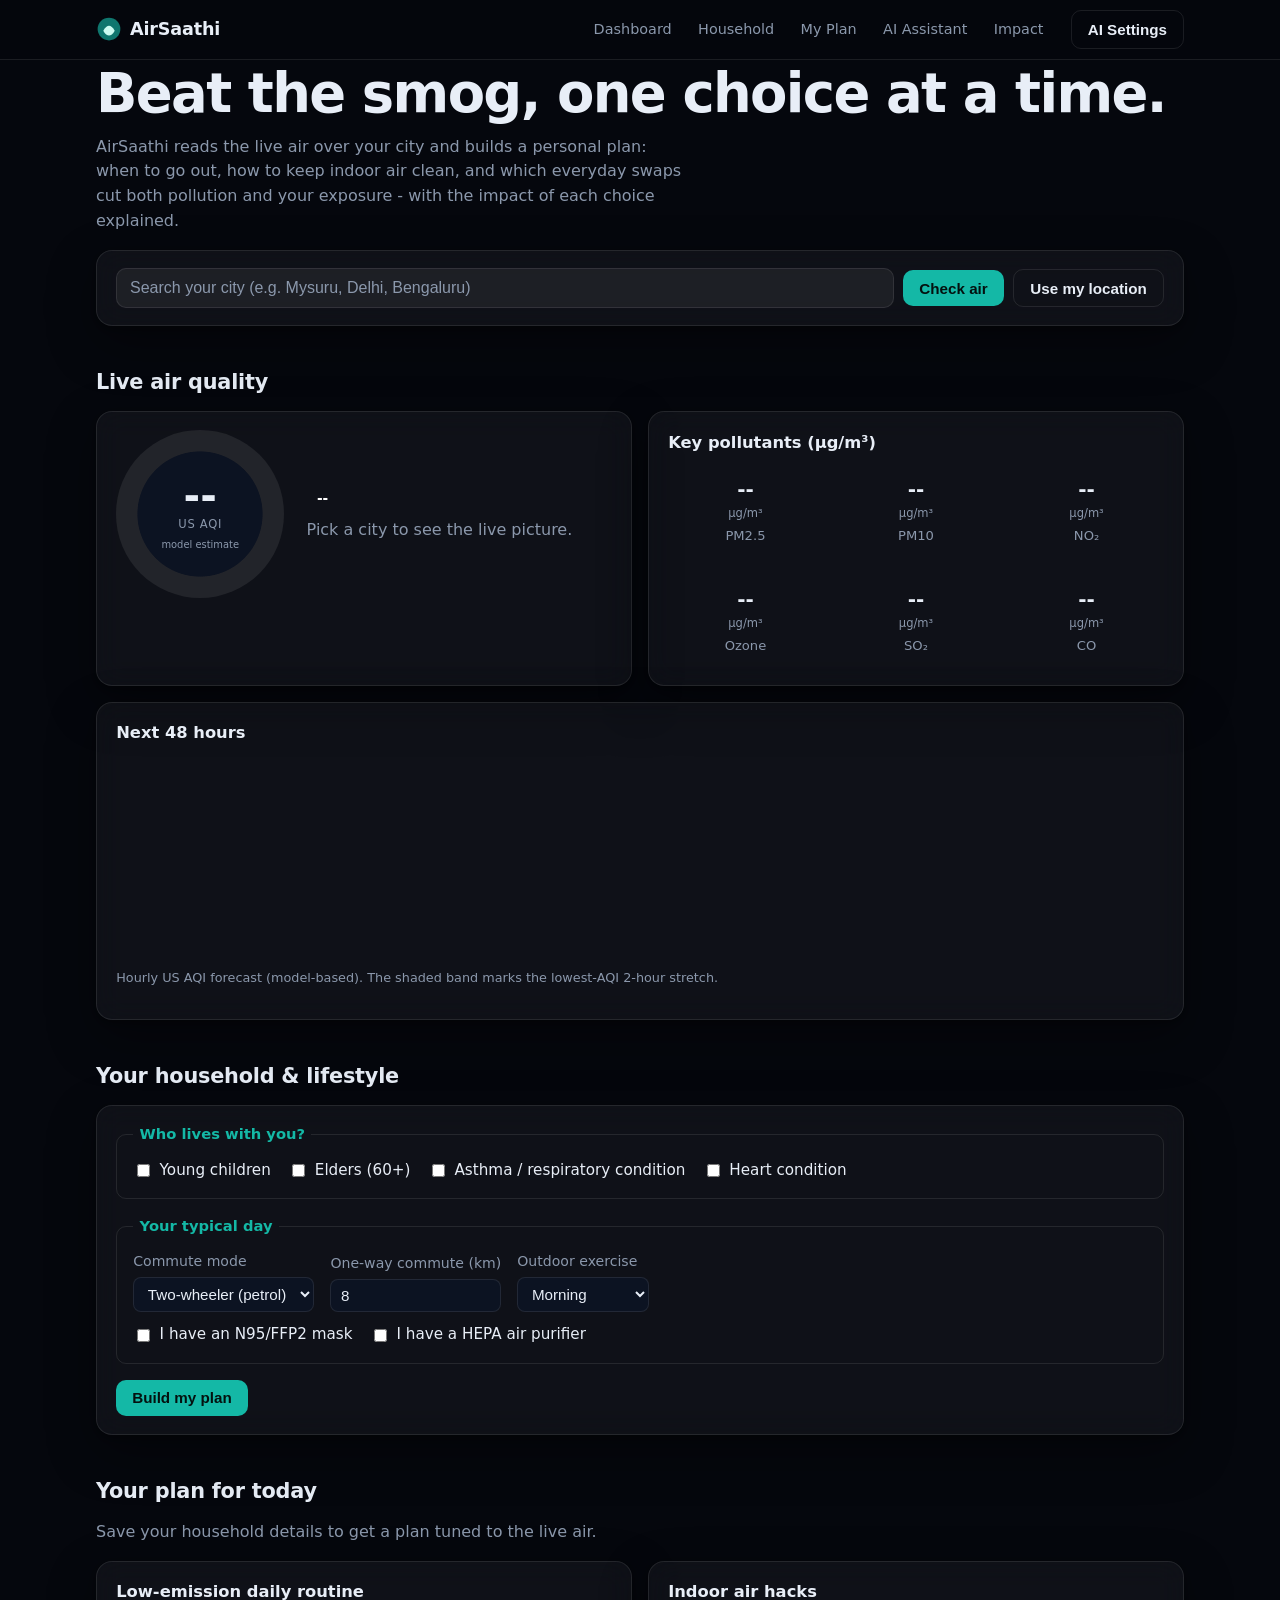
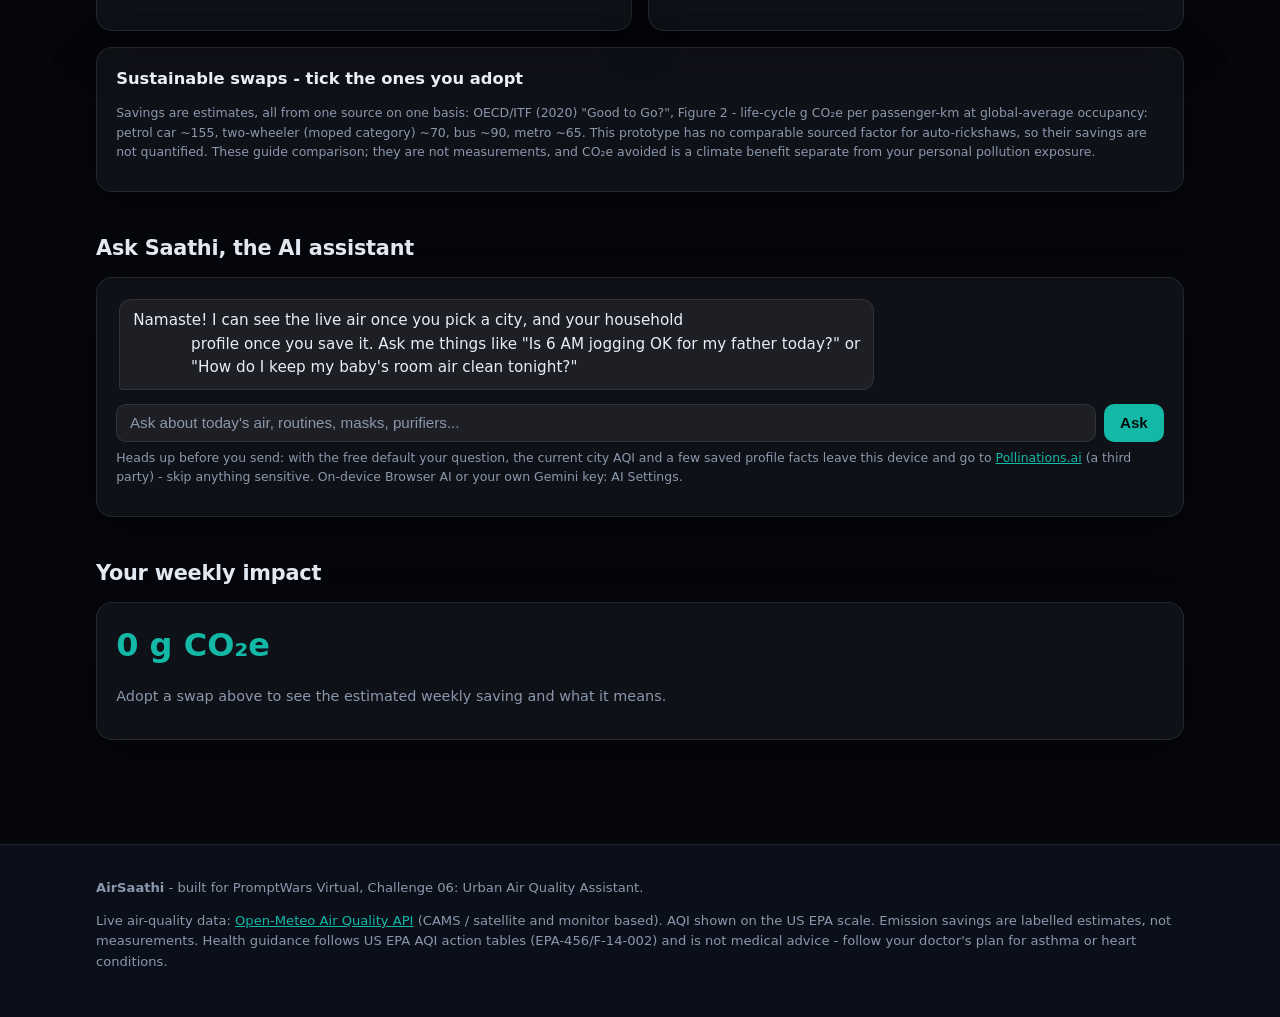
<file: 9-index.html>
<!DOCTYPE html>
<html lang="en">
<head>
  <meta charset="UTF-8">
  <meta name="viewport" content="width=device-width, initial-scale=1.0">
  <meta name="description" content="AirSaathi - a GenAI-powered Urban Air Quality Assistant. Live AQI, personalised low-emission routines, indoor air hacks and sustainable swaps with explained impact.">
  <title>AirSaathi - Urban Air Quality Assistant</title>
  <link rel="icon" href="data:image/svg+xml,%3Csvg xmlns='http://www.w3.org/2000/svg' viewBox='0 0 32 32'%3E%3Ccircle cx='16' cy='16' r='14' fill='%230f766e'/%3E%3Cpath d='M9 18c2-4 5-6 7-6s5 2 7 6c-2 4-5 6-7 6s-5-2-7-6z' fill='%23ccfbf1'/%3E%3C/svg%3E">
  <link rel="stylesheet" href="styles.css">
</head>
<body>
  <header class="topbar">
    <div class="topbar-inner">
      <div class="logo">
        <svg width="26" height="26" viewBox="0 0 32 32" aria-hidden="true"><circle cx="16" cy="16" r="14" fill="#0f766e"/><path d="M9 18c2-4 5-6 7-6s5 2 7 6c-2 4-5 6-7 6s-5-2-7-6z" fill="#ccfbf1"/></svg>
        AirSaathi
      </div>
      <nav class="main" aria-label="Sections">
        <a href="#dashboard">Dashboard</a>
        <a href="#profile">Household</a>
        <a href="#plan">My Plan</a>
        <a href="#assistant">AI Assistant</a>
        <a href="#impact">Impact</a>
      </nav>
      <button class="btn ghost" id="open-settings" type="button">AI Settings</button>
    </div>
  </header>

  <main>
    <section id="intro" aria-labelledby="intro-h">
      <h1 id="intro-h">Beat the smog, one choice at a time.</h1>
      <p class="lead">AirSaathi reads the live air over your city and builds a personal plan:
        when to go out, how to keep indoor air clean, and which everyday swaps cut both
        pollution and your exposure - with the impact of each choice explained.</p>
      <div class="panel location-bar" role="search">
        <div class="search-wrap">
          <input type="search" id="city-input" placeholder="Search your city (e.g. Mysuru, Delhi, Bengaluru)"
                 aria-label="Search city" autocomplete="off">
          <div class="location-results" id="city-results" role="listbox" aria-label="Matching cities"></div>
        </div>
        <button class="btn" id="search-btn" type="button">Check air</button>
        <button class="btn ghost" id="geo-btn" type="button">Use my location</button>
      </div>
      <div class="error-box" id="error-box" role="alert"></div>
    </section>

    <section id="dashboard" aria-labelledby="dash-h">
      <h2 id="dash-h">Live air quality <span class="updated" id="where-when"></span></h2>
      <div class="grid two">
        <div class="panel">
          <div class="aqi-hero">
            <div class="gauge" id="gauge" role="img" aria-label="Current US AQI">
              <div>
                <div class="num" id="aqi-num">--</div>
                <div class="cap">US AQI</div>
                <div class="src">model estimate</div>
              </div>
            </div>
            <div>
              <span class="band-chip" id="band-chip">--</span>
              <p class="aqi-advice" id="band-advice">Pick a city to see the live picture.</p>
            </div>
          </div>
        </div>
        <div class="panel">
          <h3>Key pollutants (&micro;g/m&sup3;)</h3>
          <div class="grid three" id="pollutants">
            <div class="pollutant"><div class="v" id="pm25">--</div><div class="u">&micro;g/m&sup3;</div><div class="n">PM2.5</div></div>
            <div class="pollutant"><div class="v" id="pm10">--</div><div class="u">&micro;g/m&sup3;</div><div class="n">PM10</div></div>
            <div class="pollutant"><div class="v" id="no2">--</div><div class="u">&micro;g/m&sup3;</div><div class="n">NO&#8322;</div></div>
            <div class="pollutant"><div class="v" id="o3">--</div><div class="u">&micro;g/m&sup3;</div><div class="n">Ozone</div></div>
            <div class="pollutant"><div class="v" id="so2">--</div><div class="u">&micro;g/m&sup3;</div><div class="n">SO&#8322;</div></div>
            <div class="pollutant"><div class="v" id="co">--</div><div class="u">&micro;g/m&sup3;</div><div class="n">CO</div></div>
          </div>
        </div>
      </div>
      <div class="panel" style="margin-top:1rem">
        <h3>Next 48 hours</h3>
        <div class="chart-wrap"><canvas id="forecast" height="210" aria-label="Hourly US AQI forecast chart"></canvas></div>
        <p class="chart-legend">Hourly US AQI forecast (model-based). The shaded band marks the lowest-AQI 2-hour stretch.</p>
      </div>
    </section>

    <section id="profile" aria-labelledby="prof-h">
      <h2 id="prof-h">Your household &amp; lifestyle</h2>
      <form class="panel profile" id="profile-form">
        <fieldset>
          <legend>Who lives with you?</legend>
          <div class="checks">
            <label><input type="checkbox" id="p-children"> Young children</label>
            <label><input type="checkbox" id="p-elderly"> Elders (60+)</label>
            <label><input type="checkbox" id="p-asthma"> Asthma / respiratory condition</label>
            <label><input type="checkbox" id="p-heart"> Heart condition</label>
          </div>
        </fieldset>
        <fieldset>
          <legend>Your typical day</legend>
          <div class="row">
            <label class="field">Commute mode
              <select id="p-commute">
                <option value="two_wheeler">Two-wheeler (petrol)</option>
                <option value="car">Car (petrol, solo)</option>
                <option value="auto">Auto-rickshaw</option>
                <option value="bus">City bus</option>
                <option value="metro">Metro / suburban rail</option>
                <option value="cycle_walk">Cycle / walk</option>
              </select>
            </label>
            <label class="field">One-way commute (km)
              <input type="number" id="p-km" min="0" max="120" step="1" value="8">
            </label>
            <label class="field">Outdoor exercise
              <select id="p-exercise">
                <option value="morning">Morning</option>
                <option value="evening">Evening</option>
                <option value="none">Rarely / none</option>
              </select>
            </label>
          </div>
          <div class="checks" style="margin-top:.7rem">
            <label><input type="checkbox" id="p-mask"> I have an N95/FFP2 mask</label>
            <label><input type="checkbox" id="p-purifier"> I have a HEPA air purifier</label>
          </div>
        </fieldset>
        <button class="btn" type="submit">Build my plan</button>
      </form>
    </section>

    <section id="plan" aria-labelledby="plan-h">
      <h2 id="plan-h">Your plan for today</h2>
      <p class="lead" id="plan-risk">Save your household details to get a plan tuned to the live air.</p>
      <div class="grid two">
        <div class="panel">
          <h3>Low-emission daily routine</h3>
          <ul class="plan-list" id="routine-list"></ul>
        </div>
        <div class="panel">
          <h3>Indoor air hacks</h3>
          <ul class="plan-list" id="hacks-list"></ul>
        </div>
      </div>
      <div class="panel" style="margin-top:1rem">
        <h3>Sustainable swaps - tick the ones you adopt</h3>
        <div id="swaps-list"></div>
        <p class="est-note">Savings are estimates, all from one source on one basis: OECD/ITF (2020)
          "Good to Go?", Figure 2 - life-cycle g CO&#8322;e per passenger-km at global-average occupancy:
          petrol car ~155, two-wheeler (moped category) ~70, bus ~90, metro ~65. This prototype has no
          comparable sourced factor for auto-rickshaws, so their savings are not quantified. These guide
          comparison; they are
          not measurements, and CO&#8322;e avoided is a climate benefit separate from your personal
          pollution exposure.</p>
      </div>
    </section>

    <section id="assistant" aria-labelledby="ai-h">
      <h2 id="ai-h">Ask Saathi, the AI assistant</h2>
      <div class="panel">
        <div class="chat-log" id="chat-log" aria-live="polite">
          <div class="msg bot">Namaste! I can see the live air once you pick a city, and your household
            profile once you save it. Ask me things like "Is 6 AM jogging OK for my father today?" or
            "How do I keep my baby's room air clean tonight?"</div>
        </div>
        <form class="chat-input" id="chat-form">
          <input type="text" id="chat-text" placeholder="Ask about today's air, routines, masks, purifiers..."
                 aria-label="Ask the AI assistant" required>
          <button class="btn" id="chat-send" type="submit">Ask</button>
        </form>
        <p class="provider-line" id="provider-line">Heads up before you send: with the free default your question,
          the current city AQI and a few saved profile facts leave this device and go to
          <a href="https://text.pollinations.ai/" rel="noopener">Pollinations.ai</a> (a third party) - skip
          anything sensitive. On-device Browser AI or your own Gemini key: AI Settings.</p>
      </div>
    </section>

    <section id="impact" aria-labelledby="impact-h">
      <h2 id="impact-h">Your weekly impact</h2>
      <div class="panel">
        <div class="impact-num"><span id="impact-num">0</span> <span id="impact-unit">g CO&#8322;e</span></div>
        <p class="impact-eq" id="impact-eq">Adopt a swap above to see the estimated weekly saving and what it means.</p>
      </div>
    </section>
  </main>

  <footer class="site">
    <div class="footer-inner">
      <p><strong>AirSaathi</strong> - built for PromptWars Virtual, Challenge 06: Urban Air Quality Assistant.</p>
      <p>Live air-quality data: <a href="https://open-meteo.com/en/docs/air-quality-api" rel="noopener">Open-Meteo Air
        Quality API</a> (CAMS / satellite and monitor based). AQI shown on the US EPA scale. Emission savings are
        labelled estimates, not measurements. Health guidance follows US EPA AQI action tables (EPA-456/F-14-002) and is not
        medical advice - follow your doctor's plan for asthma or heart conditions.</p>
    </div>
  </footer>

  <dialog id="settings" aria-labelledby="settings-h">
    <h3 id="settings-h">AI assistant settings</h3>
    <label for="s-provider">Backend</label>
    <select id="s-provider">
      <option value="auto">Auto - my key if set, then free Pollinations, then on-device AI</option>
      <option value="pollinations">Pollinations.ai - free hosted default</option>
      <option value="nano">Browser AI - Gemini Nano (on-device, supported browsers)</option>
      <option value="gemini">Google Gemini API - my own key</option>
    </select>
    <p class="est-note" style="margin:.4rem 0 .8rem">The free default sends your question, the current city AQI
      snapshot and a few saved profile facts to <a href="https://text.pollinations.ai/" rel="noopener">Pollinations.ai</a>,
      a third-party service - it leaves this device. Pick Browser AI to keep everything on-device, or use your
      own Gemini key (stored only in this browser).</p>
    <label for="s-key">Gemini API key (stored only in this browser)</label>
    <input type="password" id="s-key" placeholder="AI Studio free-tier key" autocomplete="off">
    <label for="s-model">Gemini model</label>
    <input type="text" id="s-model" value="gemini-2.5-flash">
    <div style="margin-top:1rem; display:flex; gap:.6rem; justify-content:flex-end">
      <button class="btn ghost" id="settings-close" type="button">Close</button>
      <button class="btn" id="settings-save" type="button">Save</button>
    </div>
  </dialog>

  <script src="engine.js"></script>
  <script src="ai.js"></script>
  <script src="app.js"></script>
</body>
</html>
</file>
<file: styles.css>
/* AirSaathi - Urban Air Quality Assistant (dark globe edition) */
:root {
  --bg: #05070d;
  --bg-soft: #0a0f1a;
  --panel: rgba(255, 255, 255, .045);
  --panel-solid: #0c1322;
  --ink: #e8eef7;
  --muted: #8b98ac;
  --line: rgba(255, 255, 255, .09);
  --brand: #14b8a6;
  --brand-dark: #0f766e;
  --brand-soft: rgba(20, 184, 166, .14);
  --warn: #b45309;
  --radius: 16px;
  --shadow: 0 2px 8px rgba(0, 0, 0, .35), 0 18px 48px rgba(0, 0, 0, .35);
  --glass-blur: saturate(1.2) blur(14px);
}

* { box-sizing: border-box; }
html { scroll-behavior: smooth; }
body {
  margin: 0;
  font-family: "Inter", "Segoe UI", system-ui, -apple-system, Roboto, "Helvetica Neue", sans-serif;
  background: var(--bg);
  color: var(--ink);
  line-height: 1.55;
  -webkit-font-smoothing: antialiased;
}
::selection { background: rgba(20, 184, 166, .35); }

header.topbar {
  position: sticky; top: 0; z-index: 40;
  background: rgba(5, 7, 13, .72);
  backdrop-filter: var(--glass-blur);
  -webkit-backdrop-filter: var(--glass-blur);
  border-bottom: 1px solid var(--line);
}
.topbar-inner {
  max-width: 1120px; margin: 0 auto; padding: .65rem 1rem;
  display: flex; align-items: center; gap: 1rem; flex-wrap: wrap;
}
.logo { display: flex; align-items: center; gap: .5rem; font-weight: 800; font-size: 1.1rem; letter-spacing: -.01em; color: var(--ink); }
.logo svg { display: block; }
nav.main { display: flex; gap: .25rem; margin-left: auto; flex-wrap: wrap; }
nav.main a {
  color: var(--muted); text-decoration: none; font-size: .9rem; font-weight: 500;
  padding: .35rem .7rem; border-radius: 999px; transition: color .2s, background .2s;
}
nav.main a:hover, nav.main a:focus-visible { background: var(--brand-soft); color: var(--ink); }
.nav-toggle { display: none; font-size: 1.05rem; padding: .45rem .75rem; }

/* Readability scrims over the globe */
#globe-hero::before {
  content: ''; position: absolute; inset: 0; z-index: 1; pointer-events: none;
  background: linear-gradient(90deg, rgba(5, 7, 13, .92) 0%, rgba(5, 7, 13, .62) 32%, rgba(5, 7, 13, .12) 58%, transparent 72%);
}
.cap-note { font-size: .8rem; color: var(--muted); font-weight: 500; }
.globe-reset { position: absolute; right: 1.1rem; bottom: 1.1rem; z-index: 5; font-size: .82rem; padding: .45rem .8rem; }

main { max-width: 1120px; margin: 0 auto; padding: 0 1rem 4rem; }
section { margin-bottom: 2.5rem; scroll-margin-top: 72px; }
h1 { font-size: clamp(2.1rem, 5vw, 3.4rem); line-height: 1.05; letter-spacing: -.03em; margin: .3rem 0 .8rem; font-weight: 800; }
h2 { font-size: 1.3rem; margin: 0 0 .8rem; color: var(--ink); letter-spacing: -.01em; }
h3 { font-size: 1.02rem; margin: 0 0 .5rem; }
p.lead { color: var(--muted); max-width: 58ch; margin-top: 0; }

.panel {
  background: var(--panel);
  border: 1px solid var(--line);
  border-radius: var(--radius);
  box-shadow: var(--shadow);
  backdrop-filter: var(--glass-blur);
  -webkit-backdrop-filter: var(--glass-blur);
  padding: 1.1rem 1.2rem;
}
.grid { display: grid; gap: 1rem; }
.grid.two { grid-template-columns: repeat(auto-fit, minmax(300px, 1fr)); }
.grid.three { grid-template-columns: repeat(auto-fit, minmax(220px, 1fr)); }

/* ---------- Globe hero ---------- */
#globe-hero {
  position: relative;
  min-height: calc(100vh - 56px);
  min-height: calc(100svh - 56px);
  margin: 0 -1rem 2.5rem;
  padding: 0 1rem;
  overflow: hidden;
  display: flex;
  align-items: center;
}
#globe-wrap {
  position: absolute; inset: 0; z-index: 0;
  background:
    radial-gradient(1200px 700px at 68% 42%, rgba(30, 64, 120, .28), transparent 60%),
    radial-gradient(900px 600px at 20% 80%, rgba(15, 118, 110, .12), transparent 60%),
    var(--bg);
}
#globe-canvas { position: absolute; inset: 0; width: 100%; height: 100%; display: block; touch-action: none; }
/* A globe gesture that crosses hero text must not start a text selection;
   inputs stay editable and the rest of the page stays selectable. */
#globe-hero { user-select: none; -webkit-user-select: none; }
#globe-hero input { user-select: text; -webkit-user-select: text; }

.hero-copy {
  position: relative; z-index: 3;
  max-width: 560px;
  padding: 4rem 0;
  pointer-events: none;
}
.hero-copy > * { pointer-events: auto; }
.kicker {
  text-transform: uppercase; letter-spacing: .18em; font-size: .72rem; font-weight: 700;
  color: var(--brand); margin: 0 0 .4rem;
}
#globe-hero .location-bar { margin-top: 1.2rem; }
.hint { font-size: .8rem; color: #b7c2d4; margin-top: .7rem; }

/* Globe legend */
.globe-legend {
  position: absolute; z-index: 3; left: 1rem; bottom: 1.1rem;
  background: rgba(8, 12, 22, .72);
  border: 1px solid var(--line); border-radius: 12px;
  backdrop-filter: var(--glass-blur); -webkit-backdrop-filter: var(--glass-blur);
  padding: .7rem .9rem; font-size: .74rem; color: var(--muted);
  max-width: 300px;
}
.legend-title { font-weight: 700; color: var(--ink); font-size: .78rem; margin-bottom: .35rem; }
.legend-time { font-weight: 500; color: var(--muted); font-size: .72rem; }
.legend-row { display: flex; align-items: center; gap: .45rem; line-height: 1.7; }
.legend-row i { width: 10px; height: 10px; border-radius: 50%; display: inline-block; flex: 0 0 auto; }
.legend-interp { font-size: .7rem; line-height: 1.35; color: var(--ink); opacity: .9; margin-bottom: .3rem; }
.legend-note { margin-top: .4rem; font-size: .68rem; line-height: 1.45; opacity: .85; }

/* Globe selection panel */
.globe-panel {
  position: absolute; z-index: 4; right: 1.1rem; top: 50%; transform: translateY(-50%);
  width: min(330px, calc(100vw - 2.2rem));
  background: rgba(10, 15, 26, .82);
  border: 1px solid var(--line); border-radius: var(--radius);
  box-shadow: var(--shadow);
  backdrop-filter: var(--glass-blur); -webkit-backdrop-filter: var(--glass-blur);
  padding: 1.1rem 1.15rem;
}
.gp-close {
  position: absolute; top: .45rem; right: .6rem;
  background: none; border: 0; color: var(--muted); font-size: 1.3rem; cursor: pointer; line-height: 1;
}
.gp-close:hover { color: var(--ink); }
.gp-place { font-weight: 800; font-size: 1.12rem; letter-spacing: -.01em; padding-right: 1.2rem; }
.gp-coords { color: var(--muted); font-size: .78rem; margin-bottom: .8rem; }
.gp-body { display: flex; gap: 1rem; align-items: center; }
.gp-aqi-wrap { text-align: center; }
.gp-aqi { font-size: 2.6rem; font-weight: 800; line-height: 1; }
.gp-aqi-cap { font-size: .62rem; color: var(--muted); text-transform: uppercase; letter-spacing: .07em; margin-top: .25rem; }
.gp-aqi-cap span { text-transform: none; letter-spacing: 0; }
.gp-right { flex: 1; }
.gp-pm { font-size: .85rem; color: var(--muted); margin-top: .45rem; }
.gp-pm strong { color: var(--ink); }
.gp-time { font-size: .72rem; color: var(--muted); margin-top: .25rem; }
.gp-actions { display: flex; gap: .55rem; margin-top: .9rem; flex-wrap: wrap; }
.gp-actions .btn { flex: 1 1 auto; font-size: .85rem; padding: .5rem .7rem; }

@media (max-width: 760px) {
  .nav-toggle { display: inline-block; margin-left: auto; }
  nav.main {
    display: none; position: absolute; top: 100%; left: 0; right: 0;
    flex-direction: column; gap: 0; margin: 0;
    background: rgba(5, 7, 13, .97); border-bottom: 1px solid var(--line);
    padding: .4rem .8rem .8rem; z-index: 39;
  }
  nav.main.open { display: flex; }
  nav.main a { padding: .6rem .4rem; font-size: 1rem; }
  #open-settings { margin-left: 0; }
  #globe-hero { align-items: flex-start; }
  #globe-hero::before {
    background: linear-gradient(180deg, rgba(5, 7, 13, .9) 0%, rgba(5, 7, 13, .68) 40%, rgba(5, 7, 13, .25) 62%, transparent 80%);
  }
  #globe-hero { flex-direction: column; align-items: stretch; }
  .hero-copy { padding: 1rem 0 0; max-width: none; width: 100%; }
  .hero-copy h1 { font-size: 2rem; margin: .2rem 0 .6rem; }
  .hero-copy .lead, .hero-copy .hint { display: none; }
  #globe-hero .location-bar { margin-top: .4rem; padding: .6rem; gap: .5rem; }
  #globe-hero .search-wrap { flex: 1 1 100%; }
  #globe-hero .location-bar .btn { flex: 1 1 0; padding: .6rem .5rem; font-size: .9rem; }
  .globe-legend { display: block; position: absolute; left: .8rem; right: .8rem; bottom: .8rem; max-width: none; padding: .45rem .7rem; }
  .globe-legend .legend-row, .globe-legend .legend-note { display: none; }
  .globe-reset { position: static; margin: .5rem 0 0; font-size: .8rem; padding: .35rem .7rem; }
  .globe-panel {
    position: fixed; left: .8rem; right: .8rem; bottom: .8rem; top: auto;
    transform: none; width: auto; z-index: 60;
    transition: transform .3s ease, opacity .3s ease;
    max-height: 62vh; overflow-y: auto;
  }
  .globe-panel.gp-away { transform: translateY(130%); opacity: 0; pointer-events: none; }
}

/* ---------- Location search ---------- */
.location-bar { display: flex; gap: .6rem; flex-wrap: wrap; align-items: center; }
.location-bar input[type="search"] {
  flex: 1 1 220px; padding: .6rem .8rem; border: 1px solid var(--line);
  border-radius: 10px; font-size: 1rem; background: rgba(255, 255, 255, .06); color: var(--ink);
}
.location-bar input[type="search"]::placeholder { color: var(--muted); }
.location-results {
  position: absolute; z-index: 50; background: var(--panel-solid); border: 1px solid var(--line);
  border-radius: 10px; box-shadow: var(--shadow); margin-top: .25rem; width: min(420px, 90vw);
  max-height: 260px; overflow: auto; display: none;
}
.location-results button {
  display: block; width: 100%; text-align: left; border: 0; background: none;
  padding: .55rem .8rem; font-size: .95rem; cursor: pointer; color: var(--ink);
}
.location-results button:hover, .location-results button:focus-visible { background: var(--brand-soft); }
.search-wrap { position: relative; flex: 1 1 220px; display: flex; }
.search-wrap input { width: 100%; }

button.btn {
  background: var(--brand); color: #04110f; border: 0; border-radius: 10px;
  padding: .6rem 1rem; font-size: .95rem; cursor: pointer; font-weight: 700;
  transition: background .2s, transform .15s;
}
button.btn:hover { background: #2dd4bf; }
button.btn:active { transform: translateY(1px); }
button.btn.ghost { background: transparent; color: var(--ink); border: 1px solid var(--line); }
button.btn.ghost:hover { background: var(--brand-soft); border-color: var(--brand); }
button:disabled { opacity: .55; cursor: not-allowed; }

/* ---------- AQI gauge ---------- */
.aqi-hero { display: flex; gap: 1.4rem; align-items: center; flex-wrap: wrap; }
.gauge {
  --pct: 0; --band: #22c55e;
  width: 168px; height: 168px; border-radius: 50%; flex: 0 0 auto;
  background:
    radial-gradient(closest-side, #0c1322 74%, transparent 75% 100%),
    conic-gradient(var(--band) calc(var(--pct) * 1%), rgba(255, 255, 255, .08) 0);
  display: grid; place-items: center;
}
.gauge .num { font-size: 2.5rem; font-weight: 800; line-height: 1; text-align: center; }
.gauge .cap { font-size: .72rem; color: var(--muted); letter-spacing: .06em; text-transform: uppercase; text-align: center; }
.gauge .src { font-size: .62rem; color: var(--muted); margin-top: .2rem; text-align: center; }
.band-chip {
  display: inline-block; padding: .18rem .65rem; border-radius: 999px;
  color: #fff; font-weight: 700; font-size: .85rem;
}
.aqi-advice { max-width: 52ch; color: var(--muted); margin: .4rem 0 0; }
.updated { font-size: .8rem; color: var(--muted); }

/* Pollutants */
#pollutants { grid-template-columns: repeat(3, 1fr); }
@media (max-width: 560px) { #pollutants { grid-template-columns: repeat(2, 1fr); } }
.pollutant { text-align: center; padding: .7rem .4rem; }
.pollutant .v { font-size: 1.25rem; font-weight: 700; }
.pollutant .u { font-size: .72rem; color: var(--muted); }
.pollutant .n { font-size: .82rem; color: var(--muted); margin-top: .15rem; }

/* Forecast chart */
.chart-wrap { overflow-x: auto; }
canvas#forecast { width: 100%; min-width: 560px; height: 210px; display: block; }
.chart-legend { font-size: .8rem; color: var(--muted); margin-top: .3rem; }

/* ---------- Profile form ---------- */
form.profile fieldset { border: 1px solid var(--line); border-radius: 10px; margin: 0 0 1rem; padding: .8rem 1rem 1rem; }
form.profile legend { font-weight: 600; font-size: .92rem; padding: 0 .4rem; color: var(--brand); }
.checks { display: flex; flex-wrap: wrap; gap: .4rem 1.1rem; }
.checks label { display: flex; gap: .4rem; align-items: center; font-size: .95rem; }
.profile select, .profile input[type="number"] {
  padding: .45rem .6rem; border: 1px solid var(--line); border-radius: 8px;
  font-size: .95rem; background: var(--panel-solid); color: var(--ink); min-width: 0;
}
.profile .row { display: flex; gap: 1rem; flex-wrap: wrap; align-items: end; }
.profile .field { display: flex; flex-direction: column; gap: .25rem; font-size: .88rem; color: var(--muted); }

/* ---------- Plan cards ---------- */
.plan-list { margin: 0; padding-left: 1.1rem; }
.plan-list li { margin-bottom: .5rem; }
.swap { display: flex; gap: .7rem; align-items: flex-start; padding: .6rem 0; border-top: 1px dashed var(--line); }
.swap:first-of-type { border-top: 0; }
.swap input { margin-top: .3rem; }
.swap .saving { font-weight: 700; color: var(--brand); white-space: nowrap; }
.swap .why { color: var(--muted); font-size: .88rem; margin: .15rem 0 0; }
.est-note { font-size: .78rem; color: var(--muted); }

/* ---------- Impact ---------- */
.impact-num { font-size: 2rem; font-weight: 800; color: var(--brand); }
.impact-eq { color: var(--muted); font-size: .9rem; }

/* ---------- Assistant ---------- */
.chat-log { display: flex; flex-direction: column; gap: .6rem; max-height: 380px; overflow-y: auto; padding: .2rem; }
.msg { max-width: 85%; padding: .55rem .8rem; border-radius: 12px; font-size: .95rem; white-space: pre-wrap; }
.msg.user { align-self: flex-end; background: var(--brand); color: #04110f; border-bottom-right-radius: 4px; }
.msg.bot { align-self: flex-start; background: rgba(255, 255, 255, .06); border: 1px solid var(--line); border-bottom-left-radius: 4px; }
.msg.meta { align-self: center; background: none; border: 0; color: var(--muted); font-size: .75rem; padding: 0; }
.chat-input { display: flex; gap: .5rem; margin-top: .7rem; }
.chat-input input {
  flex: 1; padding: .6rem .8rem; border: 1px solid var(--line); border-radius: 10px;
  font-size: .95rem; background: rgba(255, 255, 255, .06); color: var(--ink);
}
.chat-input input::placeholder { color: var(--muted); }
.provider-line { font-size: .78rem; color: var(--muted); margin-top: .35rem; }
.provider-line a, .footer-inner a, .est-note a { color: var(--brand); }

/* ---------- Settings dialog ---------- */
dialog#settings {
  border: 1px solid var(--line); border-radius: var(--radius); padding: 1.2rem 1.4rem;
  max-width: 440px; width: 92vw; background: var(--panel-solid); color: var(--ink);
}
dialog#settings::backdrop { background: rgba(2, 4, 8, .6); }
dialog#settings label { display: block; font-size: .88rem; color: var(--muted); margin: .7rem 0 .25rem; }
dialog#settings input, dialog#settings select {
  width: 100%; padding: .5rem .6rem; border: 1px solid var(--line); border-radius: 8px;
  font-size: .95rem; background: rgba(255, 255, 255, .06); color: var(--ink);
}

footer.site { border-top: 1px solid var(--line); background: var(--bg-soft); }
.footer-inner { max-width: 1120px; margin: 0 auto; padding: 1.2rem 1rem 2rem; color: var(--muted); font-size: .82rem; }

.error-box {
  background: rgba(153, 27, 27, .18); border: 1px solid rgba(239, 68, 68, .45); color: #fca5a5;
  border-radius: 10px; padding: .7rem .9rem; margin: .8rem 0; display: none;
}
.hidden { display: none !important; }

@media (max-width: 640px) {
  .aqi-hero { justify-content: center; text-align: center; }
  .aqi-advice { max-width: none; }
}

@media (prefers-reduced-motion: reduce) {
  html { scroll-behavior: auto; }
}

/* Touch targets: at least 44px tall on phones (WCAG 2.5.5 / Apple HIG) */
@media (max-width: 640px) {
  button, .btn, select, input[type="text"], input[type="number"], input[type="search"] { min-height: 44px; }
  #nav-toggle, .nav-toggle { min-width: 44px; }
}

/* Short desktop viewports (laptops, 1280x720): the stacked legend used to sit on top of the
   search box. Collapse it to a compact two-line strip so the hero controls stay usable. */
@media (min-width: 641px) and (max-height: 860px) {
  .globe-legend { display: flex; flex-wrap: wrap; gap: .15rem .85rem; max-width: 520px; padding: .5rem .8rem; }
  .globe-legend .legend-title { width: 100%; margin-bottom: .1rem; }
  .globe-legend .legend-row { line-height: 1.3; }
  .globe-legend .legend-note { display: none; }
  .globe-legend .legend-interp { width: 100%; }
}
</file>
